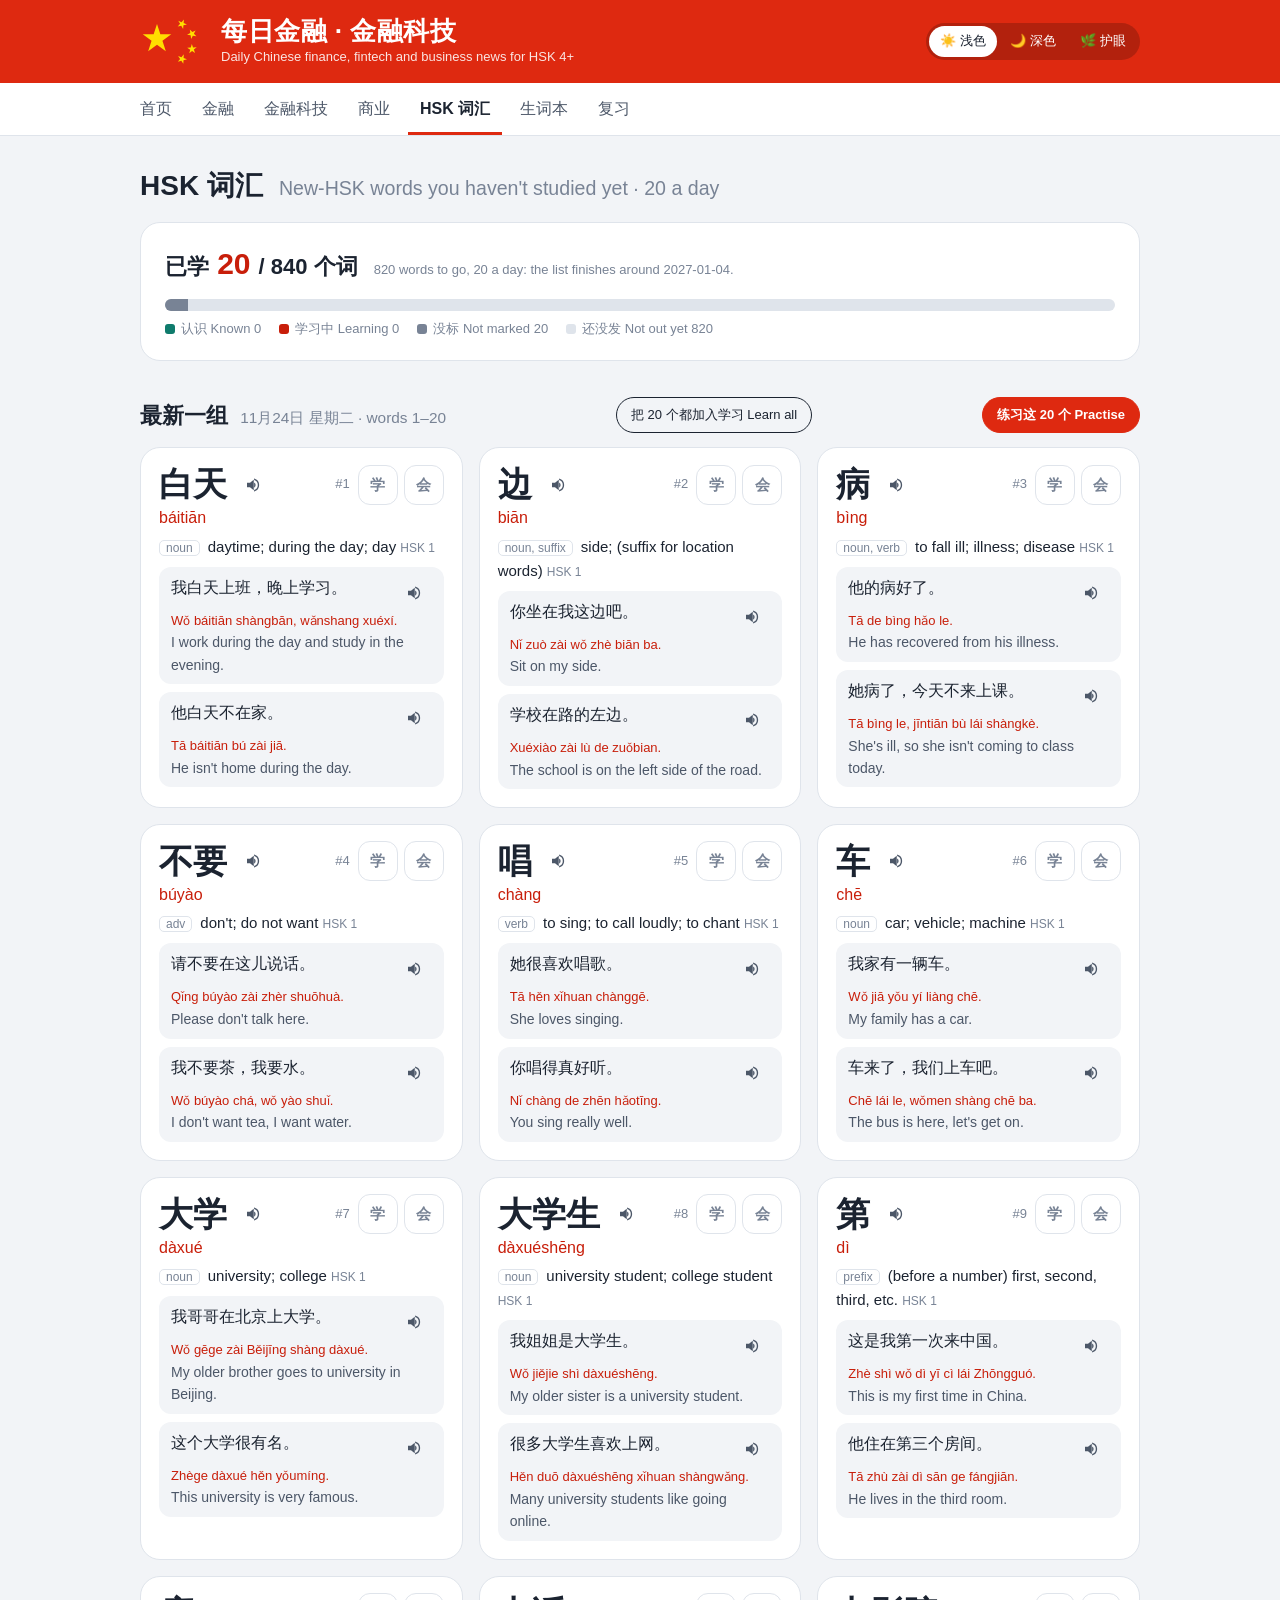
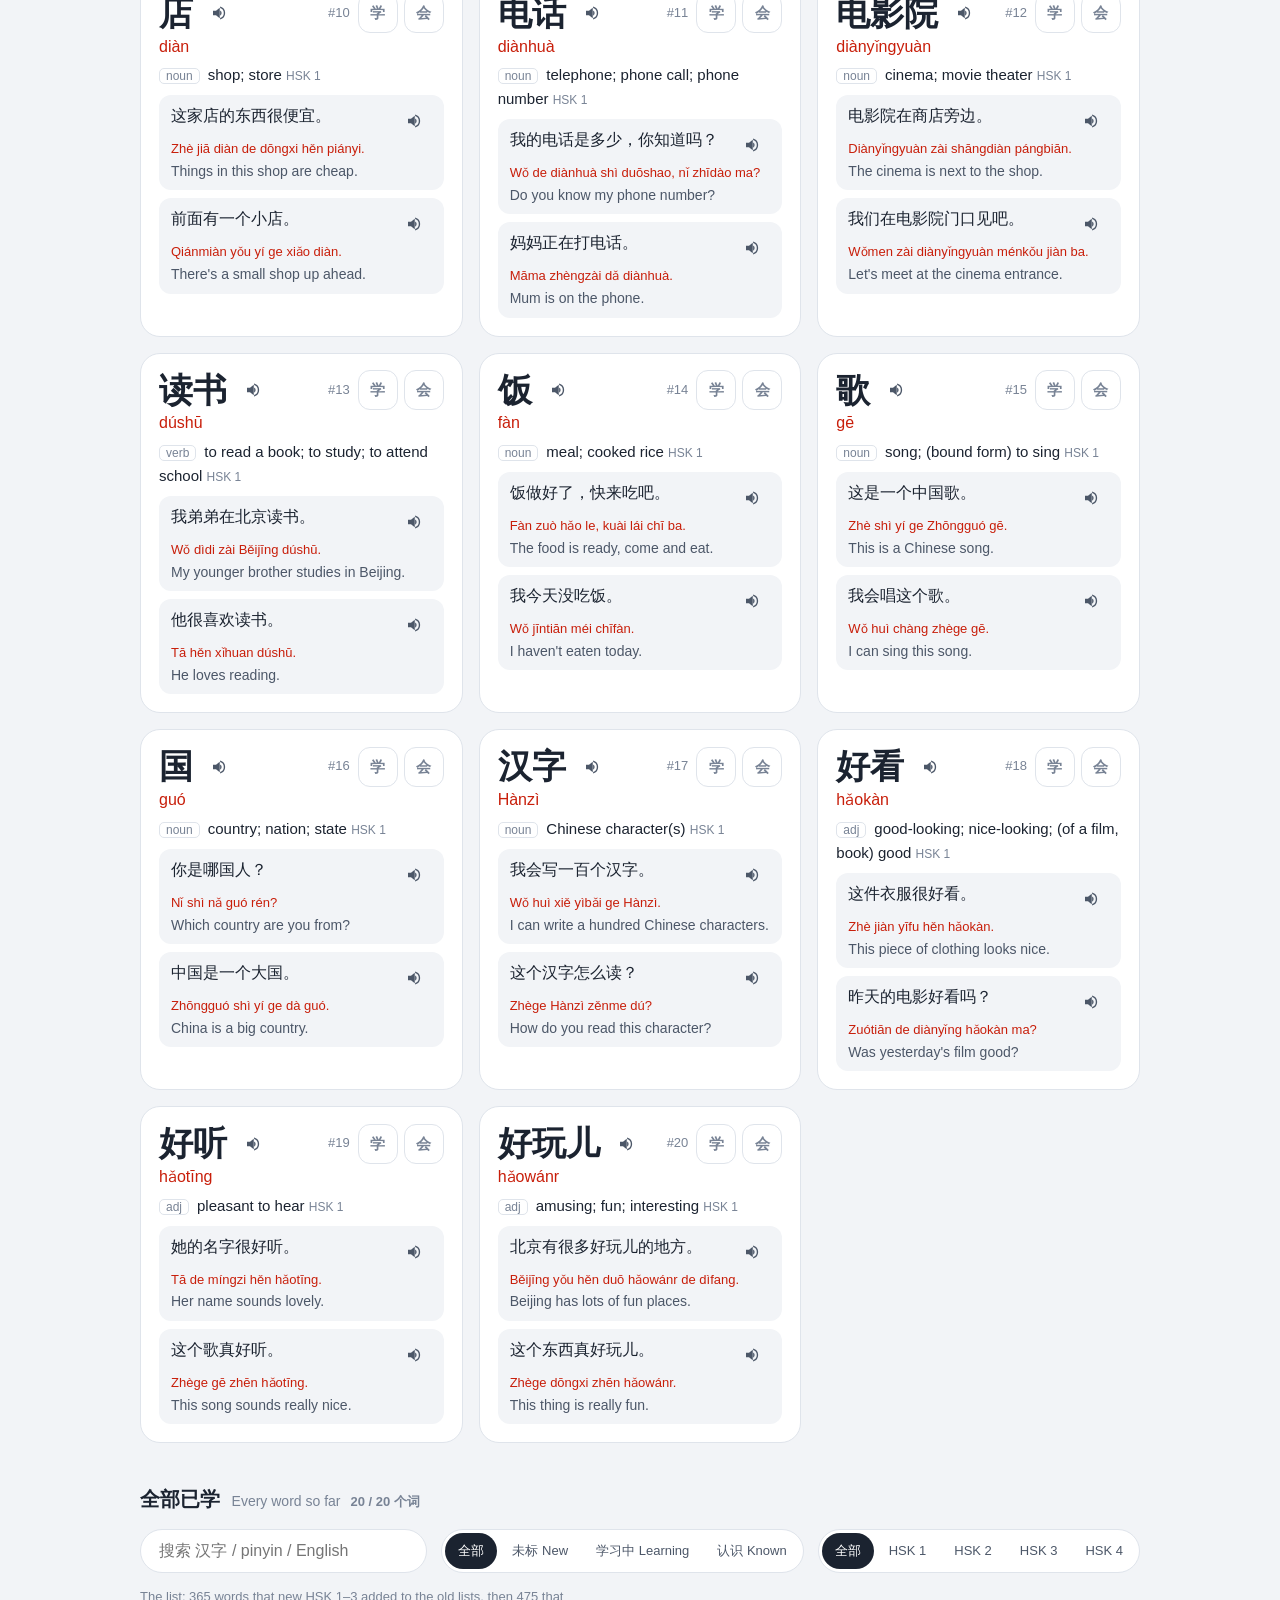
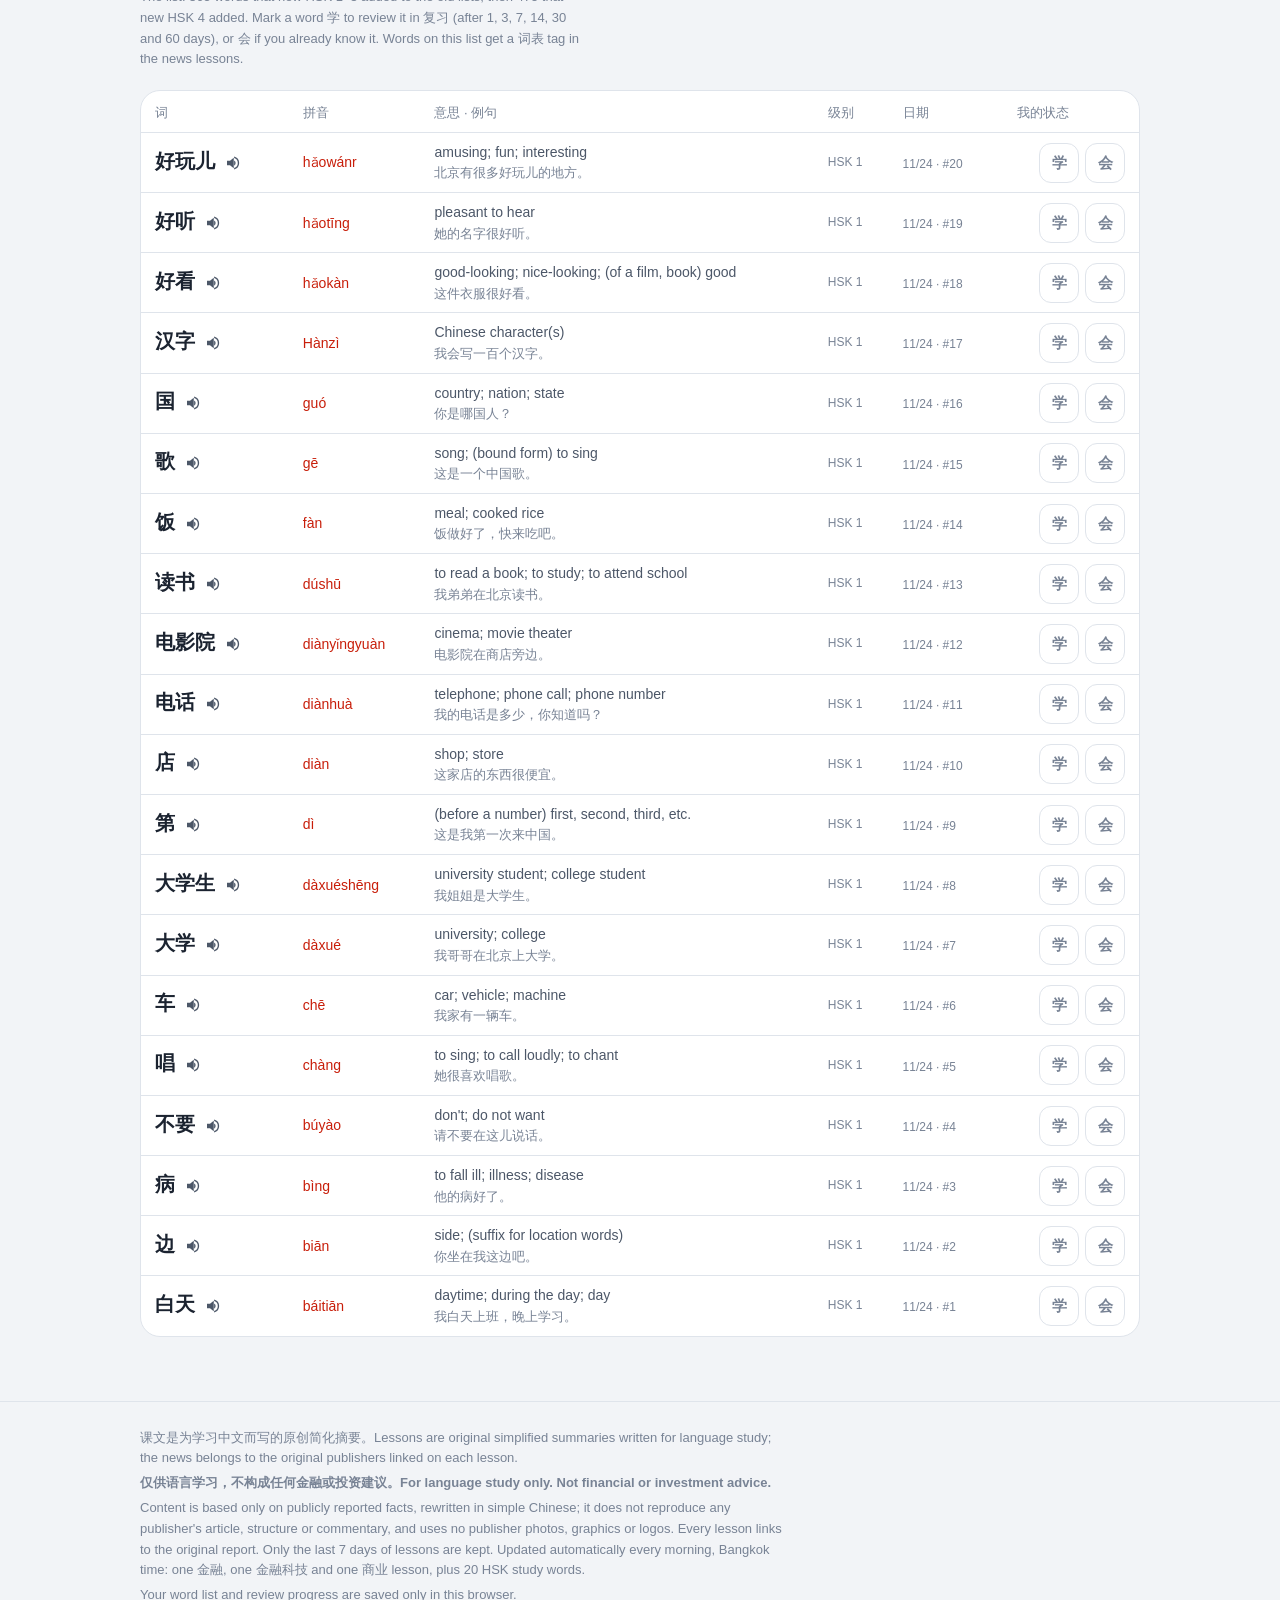
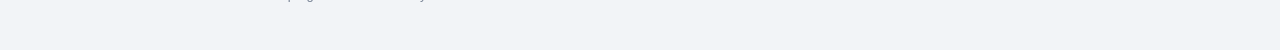
<file: hsk.html>
<!doctype html>
<html lang="zh-CN">
<head>
<meta charset="utf-8">
<meta name="viewport" content="width=device-width, initial-scale=1">
<meta name="robots" content="noindex, nofollow">
<meta http-equiv="Content-Security-Policy" content="default-src 'self'; img-src 'self' data:; media-src 'none'; object-src 'none'; frame-src 'none'; script-src 'self' 'unsafe-inline'; style-src 'self' 'unsafe-inline' https://fonts.googleapis.com; font-src https://fonts.gstatic.com; connect-src 'self'; base-uri 'self'; form-action 'none'">
<meta name="referrer" content="strict-origin-when-cross-origin">
<meta name="theme-color" content="#DE2910">
<title>HSK 词汇 · 每日金融</title>
<meta name="description" content="Daily Chinese finance, fintech &amp; business news, simplified for HSK 4 learners, with vocabulary.">
<link rel="icon" href="data:image/svg+xml,<svg xmlns=%22http://www.w3.org/2000/svg%22 viewBox=%220 0 100 100%22><rect width=%22100%22 height=%22100%22 rx=%2222%22 fill=%22%23DE2910%22/><polygon fill=%22%23FFDE00%22 points=%2250,16 58.5,40.3 84.2,40.9 63.7,56.4 71.2,81.1 50,66.4 28.8,81.1 36.3,56.4 15.8,40.9 41.5,40.3%22/></svg>">
<link rel="preconnect" href="https://fonts.googleapis.com">
<link rel="preconnect" href="https://fonts.gstatic.com" crossorigin>
<link href="https://fonts.googleapis.com/css2?family=Noto+Sans+SC:wght@400;500;700;900&family=Schibsted+Grotesk:wght@400;500;700&display=swap" rel="stylesheet">
<link rel="stylesheet" href="assets/style.css">
<script>try{var t=localStorage.getItem("theme");if(t)document.documentElement.setAttribute("data-theme",t);}catch(e){}</script>
</head>
<body data-page="hsk">
<header class="masthead"><div class="wrap">
  <a class="brand" href="./">
    <svg class="stars" viewBox="0 0 15 11" width="75" height="55" role="img" aria-label="五星红旗 Five-star Red Flag"><g fill="currentColor"><polygon points="5.000,2.000 5.674,4.073 7.853,4.073 6.090,5.354 6.763,7.427 5.000,6.146 3.237,7.427 3.910,5.354 2.147,4.073 4.326,4.073"/><polygon points="9.143,2.514 9.619,1.966 9.246,1.343 9.914,1.628 10.391,1.080 10.328,1.803 10.996,2.088 10.288,2.251 10.224,2.975 9.851,2.352"/><polygon points="11.010,4.141 11.662,3.821 11.560,3.102 12.065,3.624 12.718,3.304 12.378,3.946 12.884,4.467 12.168,4.343 11.829,4.985 11.726,4.266"/><polygon points="11.038,6.725 11.765,6.699 11.964,6.001 12.213,6.683 12.939,6.657 12.367,7.105 12.616,7.787 12.014,7.382 11.442,7.830 11.641,7.131"/><polygon points="9.219,8.375 9.899,8.632 10.353,8.064 10.319,8.790 10.999,9.046 10.298,9.239 10.265,9.964 9.865,9.357 9.165,9.550 9.618,8.982"/></g></svg>
    <span class="brand-text"><span class="brand-name">每日金融 · 金融科技</span><span class="brand-sub">Daily Chinese finance, fintech and business news for HSK 4+</span></span>
  </a>
  <div class="themes" role="group" aria-label="主题 Theme">
    <button type="button" data-theme-set="light" title="浅色 Light">☀️<span>浅色</span></button>
    <button type="button" data-theme-set="dark" title="深色 Dark">🌙<span>深色</span></button>
    <button type="button" data-theme-set="eye" title="护眼 Eye-care">🌿<span>护眼</span></button>
  </div>
</div></header>
<nav class="tabs" aria-label="Sections"><div class="wrap">
  <a href="./" data-c="all">首页</a>
  <a href="./?c=finance" data-c="finance">金融</a>
  <a href="./?c=fintech" data-c="fintech">金融科技</a>
  <a href="./?c=business" data-c="business">商业</a>
  <a href="hsk.html" data-p="hsk">HSK 词汇</a>
  <a href="vocab.html" data-p="vocab">生词本</a>
  <a href="review.html" data-p="review">复习<span id="due" class="badge" hidden></span></a>
</div></nav>
<main class="wrap">
<h1 class="page-title">HSK 词汇 <span class="sub">New-HSK words you haven't studied yet · 20 a day</span></h1>
<section id="hprog" class="hprog" aria-label="Progress"><p class="empty">加载中…</p></section>
<section id="htoday" class="htoday" aria-label="今日新词 Today's words"></section>
<h2 class="section-title">全部已学 <span class="sub">Every word so far</span><span id="hcount" class="meta" style="margin-left:10px"></span></h2>
<div class="vtools">
  <input id="hsearch" class="search" type="search" placeholder="搜索 汉字 / pinyin / English" aria-label="Search words">
  <div class="filters" id="hstatus" role="group" aria-label="Status">
    <button class="on" data-v="all">全部</button><button data-v="new">未标 New</button><button data-v="l">学习中 Learning</button><button data-v="k">认识 Known</button>
  </div>
  <div class="filters" id="hlevel" role="group" aria-label="Level">
    <button class="on" data-v="all">全部</button><button data-v="HSK 1">HSK 1</button><button data-v="HSK 2">HSK 2</button><button data-v="HSK 3">HSK 3</button><button data-v="HSK 4">HSK 4</button>
  </div>
</div>
<p class="vactions"><span class="meta">The list: 365 words that new HSK 1–3 added to the old lists, then 475 that new HSK 4 added. Mark a word 学 to review it in 复习 (after 1, 3, 7, 14, 30 and 60 days), or 会 if you already know it. Words on this list get a 词表 tag in the news lessons.</span></p>
<table class="vtable"><thead><tr><th>词</th><th>拼音</th><th>意思 · 例句</th><th>级别</th><th>日期</th><th>我的状态</th></tr></thead><tbody id="hbody"><tr><td class="empty" colspan="6">加载中…</td></tr></tbody></table>
</main>
<footer><div class="wrap">
  <p>课文是为学习中文而写的原创简化摘要。Lessons are original simplified summaries written for language study; the news belongs to the original publishers linked on each lesson.</p>
  <p><strong>仅供语言学习，不构成任何金融或投资建议。For language study only. Not financial or investment advice.</strong></p>
  <p>Content is based only on publicly reported facts, rewritten in simple Chinese; it does not reproduce any publisher's article, structure or commentary, and uses no publisher photos, graphics or logos. Every lesson links to the original report. Only the last 7 days of lessons are kept. Updated automatically every morning, Bangkok time: one 金融, one 金融科技 and one 商业 lesson, plus 20 HSK study words.</p>
  <p>Your word list and review progress are saved only in this browser.</p>
</div></footer>
<script src="assets/app.js"></script>
</body>
</html>
</file>
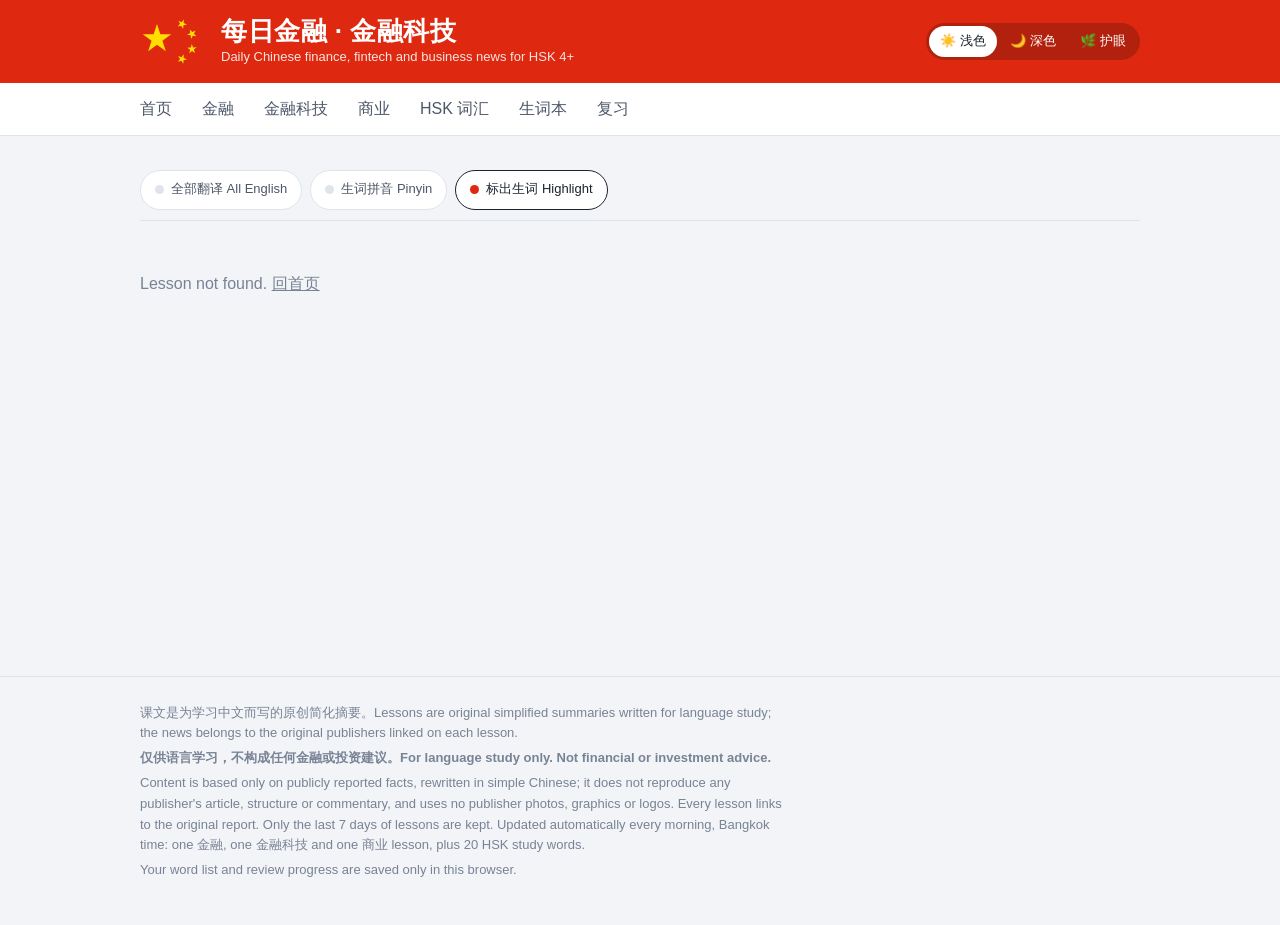
<file: lesson.html>
<!doctype html>
<html lang="zh-CN">
<head>
<meta charset="utf-8">
<meta name="viewport" content="width=device-width, initial-scale=1">
<meta name="robots" content="noindex, nofollow">
<meta http-equiv="Content-Security-Policy" content="default-src 'self'; img-src 'self' data:; media-src 'none'; object-src 'none'; frame-src 'none'; script-src 'self' 'unsafe-inline'; style-src 'self' 'unsafe-inline' https://fonts.googleapis.com; font-src https://fonts.gstatic.com; connect-src 'self'; base-uri 'self'; form-action 'none'">
<meta name="referrer" content="strict-origin-when-cross-origin">
<meta name="theme-color" content="#DE2910">
<title>课文 · 每日金融</title>
<meta name="description" content="Daily Chinese finance, fintech &amp; business news, simplified for HSK 4 learners, with vocabulary.">
<link rel="icon" href="data:image/svg+xml,<svg xmlns=%22http://www.w3.org/2000/svg%22 viewBox=%220 0 100 100%22><rect width=%22100%22 height=%22100%22 rx=%2222%22 fill=%22%23DE2910%22/><polygon fill=%22%23FFDE00%22 points=%2250,16 58.5,40.3 84.2,40.9 63.7,56.4 71.2,81.1 50,66.4 28.8,81.1 36.3,56.4 15.8,40.9 41.5,40.3%22/></svg>">
<link rel="preconnect" href="https://fonts.googleapis.com">
<link rel="preconnect" href="https://fonts.gstatic.com" crossorigin>
<link href="https://fonts.googleapis.com/css2?family=Noto+Sans+SC:wght@400;500;700;900&family=Schibsted+Grotesk:wght@400;500;700&display=swap" rel="stylesheet">
<link rel="stylesheet" href="assets/style.css">
<script>try{var t=localStorage.getItem("theme");if(t)document.documentElement.setAttribute("data-theme",t);}catch(e){}</script>
</head>
<body data-page="lesson">
<header class="masthead"><div class="wrap">
  <a class="brand" href="./">
    <svg class="stars" viewBox="0 0 15 11" width="75" height="55" role="img" aria-label="五星红旗 Five-star Red Flag"><g fill="currentColor"><polygon points="5.000,2.000 5.674,4.073 7.853,4.073 6.090,5.354 6.763,7.427 5.000,6.146 3.237,7.427 3.910,5.354 2.147,4.073 4.326,4.073"/><polygon points="9.143,2.514 9.619,1.966 9.246,1.343 9.914,1.628 10.391,1.080 10.328,1.803 10.996,2.088 10.288,2.251 10.224,2.975 9.851,2.352"/><polygon points="11.010,4.141 11.662,3.821 11.560,3.102 12.065,3.624 12.718,3.304 12.378,3.946 12.884,4.467 12.168,4.343 11.829,4.985 11.726,4.266"/><polygon points="11.038,6.725 11.765,6.699 11.964,6.001 12.213,6.683 12.939,6.657 12.367,7.105 12.616,7.787 12.014,7.382 11.442,7.830 11.641,7.131"/><polygon points="9.219,8.375 9.899,8.632 10.353,8.064 10.319,8.790 10.999,9.046 10.298,9.239 10.265,9.964 9.865,9.357 9.165,9.550 9.618,8.982"/></g></svg>
    <span class="brand-text"><span class="brand-name">每日金融 · 金融科技</span><span class="brand-sub">Daily Chinese finance, fintech and business news for HSK 4+</span></span>
  </a>
  <div class="themes" role="group" aria-label="主题 Theme">
    <button type="button" data-theme-set="light" title="浅色 Light">☀️<span>浅色</span></button>
    <button type="button" data-theme-set="dark" title="深色 Dark">🌙<span>深色</span></button>
    <button type="button" data-theme-set="eye" title="护眼 Eye-care">🌿<span>护眼</span></button>
  </div>
</div></header>
<nav class="tabs" aria-label="Sections"><div class="wrap">
  <a href="./" data-c="all">首页</a>
  <a href="./?c=finance" data-c="finance">金融</a>
  <a href="./?c=fintech" data-c="fintech">金融科技</a>
  <a href="./?c=business" data-c="business">商业</a>
  <a href="hsk.html" data-p="hsk">HSK 词汇</a>
  <a href="vocab.html" data-p="vocab">生词本</a>
  <a href="review.html" data-p="review">复习<span id="due" class="badge" hidden></span></a>
</div></nav>
<main class="wrap">
<div class="toolbar" role="toolbar" aria-label="Display options">
  <div id="player" class="player"></div>
  <button class="toggle" data-toggle="en" data-default="off" aria-pressed="false"><span class="dot"></span>全部翻译 All English</button>
  <button class="toggle" data-toggle="py" data-default="off" aria-pressed="false"><span class="dot"></span>生词拼音 Pinyin</button>
  <button class="toggle" data-toggle="hl" aria-pressed="true"><span class="dot"></span>标出生词 Highlight</button>
</div>
<article id="lesson"><p class="empty">加载中…</p></article>
</main>
<footer><div class="wrap">
  <p>课文是为学习中文而写的原创简化摘要。Lessons are original simplified summaries written for language study; the news belongs to the original publishers linked on each lesson.</p>
  <p><strong>仅供语言学习，不构成任何金融或投资建议。For language study only. Not financial or investment advice.</strong></p>
  <p>Content is based only on publicly reported facts, rewritten in simple Chinese; it does not reproduce any publisher's article, structure or commentary, and uses no publisher photos, graphics or logos. Every lesson links to the original report. Only the last 7 days of lessons are kept. Updated automatically every morning, Bangkok time: one 金融, one 金融科技 and one 商业 lesson, plus 20 HSK study words.</p>
  <p>Your word list and review progress are saved only in this browser.</p>
</div></footer>
<script src="assets/app.js"></script>
</body>
</html>
</file>
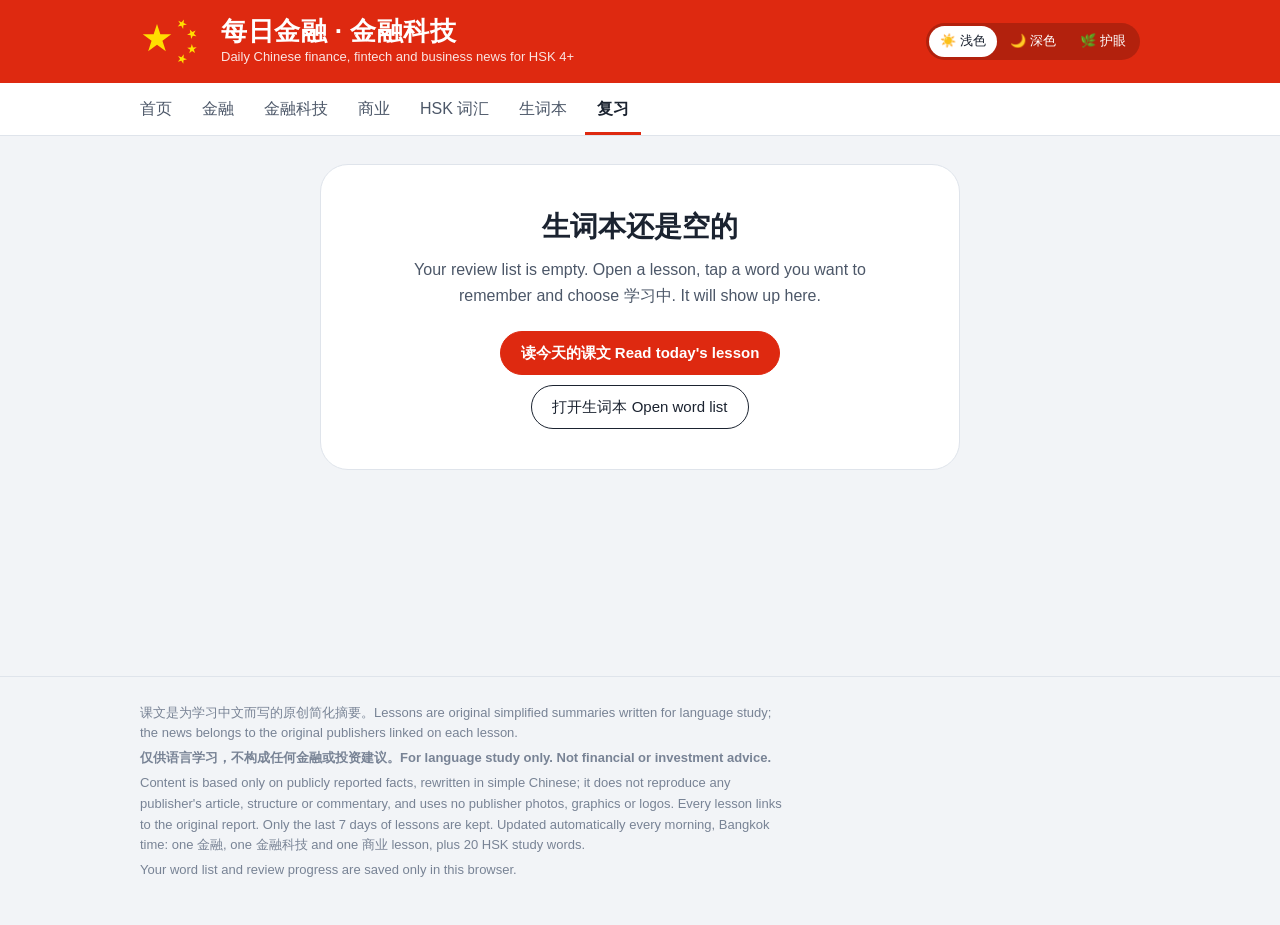
<file: review.html>
<!doctype html>
<html lang="zh-CN">
<head>
<meta charset="utf-8">
<meta name="viewport" content="width=device-width, initial-scale=1">
<meta name="robots" content="noindex, nofollow">
<meta http-equiv="Content-Security-Policy" content="default-src 'self'; img-src 'self' data:; media-src 'none'; object-src 'none'; frame-src 'none'; script-src 'self' 'unsafe-inline'; style-src 'self' 'unsafe-inline' https://fonts.googleapis.com; font-src https://fonts.gstatic.com; connect-src 'self'; base-uri 'self'; form-action 'none'">
<meta name="referrer" content="strict-origin-when-cross-origin">
<meta name="theme-color" content="#DE2910">
<title>复习 · 每日金融</title>
<meta name="description" content="Daily Chinese finance, fintech &amp; business news, simplified for HSK 4 learners, with vocabulary.">
<link rel="icon" href="data:image/svg+xml,<svg xmlns=%22http://www.w3.org/2000/svg%22 viewBox=%220 0 100 100%22><rect width=%22100%22 height=%22100%22 rx=%2222%22 fill=%22%23DE2910%22/><polygon fill=%22%23FFDE00%22 points=%2250,16 58.5,40.3 84.2,40.9 63.7,56.4 71.2,81.1 50,66.4 28.8,81.1 36.3,56.4 15.8,40.9 41.5,40.3%22/></svg>">
<link rel="preconnect" href="https://fonts.googleapis.com">
<link rel="preconnect" href="https://fonts.gstatic.com" crossorigin>
<link href="https://fonts.googleapis.com/css2?family=Noto+Sans+SC:wght@400;500;700;900&family=Schibsted+Grotesk:wght@400;500;700&display=swap" rel="stylesheet">
<link rel="stylesheet" href="assets/style.css">
<script>try{var t=localStorage.getItem("theme");if(t)document.documentElement.setAttribute("data-theme",t);}catch(e){}</script>
</head>
<body data-page="review">
<header class="masthead"><div class="wrap">
  <a class="brand" href="./">
    <svg class="stars" viewBox="0 0 15 11" width="75" height="55" role="img" aria-label="五星红旗 Five-star Red Flag"><g fill="currentColor"><polygon points="5.000,2.000 5.674,4.073 7.853,4.073 6.090,5.354 6.763,7.427 5.000,6.146 3.237,7.427 3.910,5.354 2.147,4.073 4.326,4.073"/><polygon points="9.143,2.514 9.619,1.966 9.246,1.343 9.914,1.628 10.391,1.080 10.328,1.803 10.996,2.088 10.288,2.251 10.224,2.975 9.851,2.352"/><polygon points="11.010,4.141 11.662,3.821 11.560,3.102 12.065,3.624 12.718,3.304 12.378,3.946 12.884,4.467 12.168,4.343 11.829,4.985 11.726,4.266"/><polygon points="11.038,6.725 11.765,6.699 11.964,6.001 12.213,6.683 12.939,6.657 12.367,7.105 12.616,7.787 12.014,7.382 11.442,7.830 11.641,7.131"/><polygon points="9.219,8.375 9.899,8.632 10.353,8.064 10.319,8.790 10.999,9.046 10.298,9.239 10.265,9.964 9.865,9.357 9.165,9.550 9.618,8.982"/></g></svg>
    <span class="brand-text"><span class="brand-name">每日金融 · 金融科技</span><span class="brand-sub">Daily Chinese finance, fintech and business news for HSK 4+</span></span>
  </a>
  <div class="themes" role="group" aria-label="主题 Theme">
    <button type="button" data-theme-set="light" title="浅色 Light">☀️<span>浅色</span></button>
    <button type="button" data-theme-set="dark" title="深色 Dark">🌙<span>深色</span></button>
    <button type="button" data-theme-set="eye" title="护眼 Eye-care">🌿<span>护眼</span></button>
  </div>
</div></header>
<nav class="tabs" aria-label="Sections"><div class="wrap">
  <a href="./" data-c="all">首页</a>
  <a href="./?c=finance" data-c="finance">金融</a>
  <a href="./?c=fintech" data-c="fintech">金融科技</a>
  <a href="./?c=business" data-c="business">商业</a>
  <a href="hsk.html" data-p="hsk">HSK 词汇</a>
  <a href="vocab.html" data-p="vocab">生词本</a>
  <a href="review.html" data-p="review">复习<span id="due" class="badge" hidden></span></a>
</div></nav>
<main class="wrap">
<div id="review" class="review"><p class="empty">加载中…</p></div>
</main>
<footer><div class="wrap">
  <p>课文是为学习中文而写的原创简化摘要。Lessons are original simplified summaries written for language study; the news belongs to the original publishers linked on each lesson.</p>
  <p><strong>仅供语言学习，不构成任何金融或投资建议。For language study only. Not financial or investment advice.</strong></p>
  <p>Content is based only on publicly reported facts, rewritten in simple Chinese; it does not reproduce any publisher's article, structure or commentary, and uses no publisher photos, graphics or logos. Every lesson links to the original report. Only the last 7 days of lessons are kept. Updated automatically every morning, Bangkok time: one 金融, one 金融科技 and one 商业 lesson, plus 20 HSK study words.</p>
  <p>Your word list and review progress are saved only in this browser.</p>
</div></footer>
<script src="assets/app.js"></script>
</body>
</html>
</file>
<file: assets/style.css>
/* 每日金融 · 金融科技
   The masthead is the flag: a red field with the five stars. Star yellow marks new words,
   red marks words being learned, jade marks fintech and words already known. */
:root {
  --flag: #de2910;          /* flag red: masthead, primary actions */
  --star: #ffde00;          /* flag yellow: stars */
  --bg: #f2f4f7;
  --card: #ffffff;
  --ink: #1b2330;
  --ink-2: #4c5768;
  --ink-3: #788395;
  --line: #dfe4eb;
  --red: #c81e0a;           /* red for text and marks on the page */
  --red-soft: #fde9e5;
  --jade: #0f7b6c;
  --jade-soft: #dff2ee;
  --gold: #8a5300;          /* business */
  --gold-soft: #fbeed3;
  --hl: #ffec80;            /* new-word highlighter */
  --on-flag: #ffffff;
  --zh: "Noto Sans SC", "PingFang SC", "Microsoft YaHei", sans-serif;
  --ui: "Schibsted Grotesk", "Noto Sans SC", "PingFang SC", -apple-system, "Segoe UI", sans-serif;
  color-scheme: light;
}
@media (prefers-color-scheme: dark) {
  :root:not([data-theme]) {
    --flag: #c2200b; --bg: #0f1318; --card: #181e26; --ink: #e9edf2; --ink-2: #b3bcc9; --ink-3: #7f8a9a;
    --line: #2b3440; --red: #ff7a66; --red-soft: #3a1b16; --jade: #5fcdb9; --jade-soft: #14332e; --gold: #f0b85a; --gold-soft: #3a2a10; --hl: #6b5a00;
    color-scheme: dark;
  }
}
:root[data-theme="dark"] {
  --flag: #c2200b; --bg: #0f1318; --card: #181e26; --ink: #e9edf2; --ink-2: #b3bcc9; --ink-3: #7f8a9a;
  --line: #2b3440; --red: #ff7a66; --red-soft: #3a1b16; --jade: #5fcdb9; --jade-soft: #14332e; --gold: #f0b85a; --gold-soft: #3a2a10; --hl: #6b5a00;
  color-scheme: dark;
}
:root[data-theme="eye"] {   /* 护眼: soft green paper */
  --flag: #c8321e; --bg: #dfead3; --card: #ecf3e3; --ink: #27301f; --ink-2: #4a5540; --ink-3: #6f7a63;
  --line: #c9d7bb; --red: #b02a14; --red-soft: #f1ddcf; --jade: #1d6b55; --jade-soft: #cfe5d2; --gold: #7a4c00; --gold-soft: #f0e2bf; --hl: #f3e27a;
  color-scheme: light;
}

* { box-sizing: border-box; }
html { -webkit-text-size-adjust: 100%; }
body {
  margin: 0; background: var(--bg); color: var(--ink);
  font-family: var(--ui); font-size: 16px; line-height: 1.6;
}
a { color: inherit; }
button { font: inherit; color: inherit; }
[hidden] { display: none !important; }
:focus-visible { outline: 2px solid var(--ink); outline-offset: 2px; }
.wrap { max-width: 1040px; margin: 0 auto; padding: 0 20px; }
.meta { font-size: 13px; color: var(--ink-3); }
.sub { font-weight: 400; color: var(--ink-3); font-size: .7em; margin-left: 6px; }
.py, .p, .y { font-family: var(--zh); }

/* ---------- masthead: the flag ---------- */
.masthead { background: var(--flag); color: var(--on-flag); }
.masthead .wrap { display: flex; align-items: center; justify-content: space-between; gap: 16px; padding-top: 14px; padding-bottom: 14px; }
.brand { text-decoration: none; display: flex; align-items: center; gap: 14px; min-width: 0; }
.stars { flex: none; color: var(--star); margin-left: -8px; }
.brand-text { display: flex; flex-direction: column; min-width: 0; }
.brand-name { font-family: var(--zh); font-size: 26px; font-weight: 900; letter-spacing: .02em; line-height: 1.2; }
.brand-sub { font-size: 13px; opacity: .88; }
.themes { flex: none; display: inline-flex; gap: 2px; padding: 3px; border-radius: 999px; background: rgba(0, 0, 0, .2); }
.themes button {
  font-size: 13px; border: 0; background: transparent; color: var(--on-flag); cursor: pointer;
  padding: 6px 11px; border-radius: 999px; display: inline-flex; align-items: center; gap: 4px; line-height: 1.4;
}
.themes button[aria-pressed="true"] { background: #fff; color: #1b2330; }
.masthead :focus-visible { outline-color: #fff; }

/* ---------- section tabs ---------- */
.tabs { background: var(--card); border-bottom: 1px solid var(--line); }
.tabs .wrap { display: flex; gap: 6px; overflow-x: auto; scrollbar-width: none; }
.tabs .wrap::-webkit-scrollbar { display: none; }
.tabs a {
  flex: none; text-decoration: none; font-family: var(--zh); font-size: 16px; font-weight: 500; color: var(--ink-2);
  padding: 13px 12px 10px; border-bottom: 3px solid transparent; display: inline-flex; align-items: center; gap: 6px;
}
.tabs a:first-child { margin-left: -12px; }
.tabs a:hover { color: var(--ink); }
.tabs a.on { color: var(--ink); font-weight: 700; border-bottom-color: var(--flag); }
.badge {
  min-width: 20px; height: 20px; padding: 0 6px; border-radius: 999px; background: var(--flag); color: #fff;
  font-family: var(--ui); font-size: 12px; font-weight: 700; display: inline-grid; place-items: center; line-height: 1;
}

main.wrap { padding-top: 28px; padding-bottom: 64px; min-height: 60vh; }

/* ---------- buttons, chips ---------- */
.btn {
  display: inline-flex; align-items: center; justify-content: center; gap: 8px; min-height: 44px; padding: 8px 20px;
  border-radius: 999px; border: 1.5px solid var(--ink); background: transparent; color: var(--ink);
  font-weight: 500; font-size: 15px; text-decoration: none; cursor: pointer; white-space: nowrap;
}
.btn:hover { background: var(--ink); color: var(--card); }
.btn.primary { background: var(--flag); border-color: var(--flag); color: #fff; font-weight: 700; }
.btn.primary:hover { filter: brightness(.92); background: var(--flag); color: #fff; }
.btn.small { min-height: 36px; padding: 4px 14px; font-size: 13px; }
.btn:disabled { opacity: .4; cursor: default; }
.chip {
  display: inline-block; font-family: var(--zh); font-size: 12px; font-weight: 700;
  padding: 2px 8px; border-radius: 6px; background: var(--red-soft); color: var(--red);
}
.chip.fintech { background: var(--jade-soft); color: var(--jade); }
.chip.business { background: var(--gold-soft); color: var(--gold); }
.chip.hsk { background: var(--ink); color: var(--card); font-family: var(--ui); }

/* ---------- home ---------- */
.study {
  background: var(--card); border: 1px solid var(--line); border-radius: 20px; padding: 20px 24px; margin-bottom: 36px;
  display: flex; flex-wrap: wrap; align-items: center; gap: 16px 32px;
}
.study-main { flex: 1 1 260px; }
.study-line { font-family: var(--zh); font-size: 22px; font-weight: 700; margin: 0; line-height: 1.4; }
.study-line b { color: var(--red); font-family: var(--ui); font-size: 30px; font-weight: 700; margin: 0 2px; }
.study .meta { margin: 2px 0 0; }
.study-stats { display: flex; gap: 28px; margin: 0; }
.study-stats dt { font-size: 13px; color: var(--ink-3); }
.study-stats dd { margin: 0; font-size: 24px; font-weight: 700; line-height: 1.2; }

.section-title, .page-title { font-family: var(--zh); font-size: 20px; font-weight: 700; margin: 0 0 14px; }
.page-title { font-size: 28px; font-weight: 900; display: flex; align-items: baseline; flex-wrap: wrap; gap: 4px 10px; }
.page-title .meta { margin-left: auto; font-weight: 400; font-family: var(--ui); }
.today { display: grid; grid-template-columns: repeat(auto-fit, minmax(300px, 1fr)); gap: 20px; margin-bottom: 44px; }
.card {
  display: flex; flex-direction: column; text-decoration: none; background: var(--card); border: 1px solid var(--line);
  border-radius: 20px; padding: 22px 24px; transition: border-color .15s;
}
.card:hover { border-color: var(--ink); }
.card-top { display: flex; align-items: center; gap: 10px; }
.card h3 { font-family: var(--zh); font-size: 25px; font-weight: 900; line-height: 1.4; margin: 12px 0 6px; }
.card .en { color: var(--ink-2); font-size: 15px; margin: 0 0 14px; }
.card .lede { font-family: var(--zh); color: var(--ink-2); font-size: 15px; line-height: 1.8; margin: 0 0 16px;
  display: -webkit-box; -webkit-line-clamp: 3; -webkit-box-orient: vertical; overflow: hidden; }
.card .foot { margin-top: auto; padding-top: 12px; border-top: 1px solid var(--line); display: flex; justify-content: space-between; gap: 14px; }

.list { list-style: none; margin: 0; padding: 0 20px; background: var(--card); border: 1px solid var(--line); border-radius: 20px; }
.list li + li { border-top: 1px solid var(--line); }
.list a { display: grid; grid-template-columns: 48px auto 1fr; gap: 12px; padding: 16px 0; text-decoration: none; align-items: baseline; }
.list a:hover .t { color: var(--red); }
.list .d { font-size: 14px; color: var(--ink-3); font-variant-numeric: tabular-nums; }
.list .t { font-family: var(--zh); font-size: 18px; font-weight: 700; display: block; }
.list .s { display: block; font-size: 14px; color: var(--ink-2); margin-top: 2px; }
.empty { color: var(--ink-3); padding: 24px 0; }

/* ---------- lesson ---------- */
.toolbar {
  position: sticky; top: 0; z-index: 5; background: var(--bg);
  display: flex; gap: 8px; flex-wrap: wrap; padding: 10px 0; border-bottom: 1px solid var(--line); margin: -12px 0 26px;
}
.toggle {
  font-size: 13px; display: inline-flex; align-items: center; gap: 7px; cursor: pointer; min-height: 40px;
  border: 1px solid var(--line); background: var(--card); color: var(--ink-2); padding: 6px 14px; border-radius: 999px;
}
.toggle[aria-pressed="true"] { border-color: var(--ink); color: var(--ink); }
.toggle .dot { width: 9px; height: 9px; border-radius: 50%; background: var(--line); }
.toggle[aria-pressed="true"] .dot { background: var(--flag); }

.article, .lesson-head { max-width: 720px; }
.lesson-head { margin-bottom: 28px; }
.lesson-head h1 { font-family: var(--zh); font-weight: 900; font-size: clamp(28px, 4.6vw, 40px); line-height: 1.45; margin: 12px 0 8px; }
.lesson-head .en { font-size: 17px; color: var(--ink-2); margin: 4px 0 0; }
.orig { font-size: 13px; color: var(--ink-3); margin: 12px 0 0; }
.orig a, .source a { color: var(--ink-2); }

.para { margin-bottom: 26px; }
.para .zh { font-family: var(--zh); font-size: 21px; line-height: 2.15; margin: 0 0 4px; }
.para .en { font-size: 15px; color: var(--ink-2); margin: 6px 0 0; }
/* English stays hidden until asked for, paragraph by paragraph */
.tr .en { display: none; }
.tr.show-en .en, body:not(.hide-en) .tr .en { display: block; }
body:not(.hide-en) .tr-btn { display: none; }
.tr-btn {
  border: 0; background: none; padding: 6px 0; cursor: pointer; font-size: 13px; color: var(--ink-3);
  text-decoration: underline; text-decoration-style: dotted; text-underline-offset: 4px;
}
.tr-btn:hover { color: var(--ink); }

.w { cursor: pointer; border-radius: 4px; }
.w:hover { background: var(--line); }
ruby.v { ruby-position: over; background: var(--hl); padding: 1px 1px; }
ruby.v rt { font-family: var(--zh); font-size: 11px; color: var(--red); letter-spacing: 0; }
body.hide-py ruby.v rt { display: none; }
body.no-hl ruby.v { background: none; }
.w.l { box-shadow: inset 0 -3px 0 var(--red); border-radius: 4px 4px 0 0; }   /* learning */
ruby.w.k { background: none; }                                                /* known: plain text again */
ruby.w.k rt { display: none; }
.w.active, ruby.w.v.active { background: var(--ink); color: var(--card); }
.sent { transition: background .2s; border-radius: 4px; }
.sent.speaking { background: var(--red-soft); box-shadow: 0 0 0 3px var(--red-soft); }

.source { font-size: 14px; color: var(--ink-3); border-top: 1px solid var(--line); padding-top: 14px; margin-top: 8px; }

/* word popup */
.pop {
  position: absolute; z-index: 20; width: 290px; background: var(--card); color: var(--ink);
  border: 1.5px solid var(--ink); border-radius: 16px; padding: 12px 14px 14px; box-shadow: 0 12px 32px rgba(15, 20, 30, .22);
}
.pop-head { display: flex; align-items: center; gap: 8px; }
.pop-head b { font-family: var(--zh); font-size: 24px; font-weight: 900; line-height: 1.2; }
.pop-head .py { color: var(--red); font-size: 15px; }
.pop-x { margin-left: auto; border: 0; background: none; font-size: 22px; line-height: 1; width: 36px; height: 36px; cursor: pointer; color: var(--ink-3); border-radius: 50%; }
.pop-x:hover { background: var(--bg); color: var(--ink); }
.pop-en { margin: 6px 0 12px; font-size: 15px; line-height: 1.45; }
.tag { display: inline-block; font-size: 11px; color: var(--ink-3); border: 1px solid var(--line); border-radius: 5px; padding: 0 5px; white-space: nowrap; vertical-align: 1px; }
.pop-act { display: grid; grid-template-columns: 1fr 1fr; gap: 8px; }
.pop-act button {
  min-height: 44px; border-radius: 12px; border: 1.5px solid var(--line); background: var(--card); cursor: pointer;
  font-size: 14px; font-weight: 500;
}
.pop-act button:hover { border-color: var(--ink); }
.pop-act button[data-s="l"][aria-pressed="true"] { background: var(--flag); border-color: var(--flag); color: #fff; }
.pop-act button[data-s="k"][aria-pressed="true"] { background: var(--jade); border-color: var(--jade); color: var(--card); }
@media (max-width: 600px) {
  .pop { position: fixed; left: 8px !important; right: 8px; top: auto !important; bottom: 8px; width: auto; padding: 16px 16px 18px; }
}

/* listen button */
.say {
  flex: none; display: inline-grid; place-items: center; width: 36px; height: 36px; border-radius: 50%; border: 0;
  background: transparent; color: var(--ink-2); cursor: pointer; vertical-align: middle;
}
.say:hover { background: var(--bg); color: var(--red); }

/* 学 / 会 status buttons */
.st { display: inline-flex; gap: 6px; }
.st button {
  width: 40px; height: 40px; border-radius: 12px; border: 1.5px solid var(--line); background: var(--card); cursor: pointer;
  font-family: var(--zh); font-size: 15px; font-weight: 700; color: var(--ink-3);
}
.st button:hover { border-color: var(--ink); color: var(--ink); }
.st button[data-s="l"][aria-pressed="true"] { background: var(--flag); border-color: var(--flag); color: #fff; }
.st button[data-s="k"][aria-pressed="true"] { background: var(--jade); border-color: var(--jade); color: var(--card); }

/* this lesson's words */
.lv, .featured { margin-top: 48px; }
.lv h2, .featured h2 { font-family: var(--zh); font-size: 22px; font-weight: 900; margin: 0; }
.lv-head { display: flex; flex-wrap: wrap; align-items: center; gap: 8px 16px; margin-bottom: 14px; }
.lv-head .btn { margin-left: auto; }
.lv-list { list-style: none; margin: 0; padding: 0 20px; background: var(--card); border: 1px solid var(--line); border-radius: 20px; }
.lv-list li { display: grid; grid-template-columns: 7.5em 10em 1fr auto auto; gap: 4px 14px; align-items: center; padding: 10px 0; }
.lv-list li + li { border-top: 1px solid var(--line); }
.lv-list .h, .vtable .h { font-family: var(--zh); font-size: 20px; font-weight: 700; }
.lv-list .p, .vtable .p { color: var(--red); font-size: 14px; }
.lv-list .m, .vtable .m { font-size: 14px; color: var(--ink-2); }
.lvl { font-size: 12px; color: var(--ink-3); white-space: nowrap; }
@media (max-width: 700px) {
  .lv-list li { grid-template-columns: 1fr auto; }
  .lv-list .h { grid-column: 1; } .lv-list .p { grid-column: 1; grid-row: 2; }
  .lv-list .m { grid-column: 1; grid-row: 3; } .lv-list .lvl { grid-column: 1; grid-row: 4; }
  .lv-list .st { grid-column: 2; grid-row: 1 / span 3; }
}

.featured h2 { margin-bottom: 14px; }
.featured-grid { display: grid; grid-template-columns: repeat(auto-fit, minmax(300px, 1fr)); gap: 20px; }
.fw { background: var(--card); border: 1px solid var(--line); border-radius: 20px; padding: 20px 22px; }
.fw-head { display: flex; align-items: baseline; flex-wrap: wrap; gap: 4px 10px; }
.fw-head .say { align-self: center; }
.fw .big { font-family: var(--zh); font-size: 36px; font-weight: 900; line-height: 1.2; }
.fw .p { color: var(--red); font-size: 16px; }
.fw .def { margin: 6px 0 8px; font-size: 15px; }
.fw .pos { font-size: 12px; color: var(--ink-3); border: 1px solid var(--line); border-radius: 5px; padding: 0 6px; margin-right: 8px; }
.fw .note { font-family: var(--zh); font-size: 14px; color: var(--ink-2); margin: 0 0 12px; }
.ex { background: var(--bg); border-radius: 12px; padding: 10px 14px; margin: 10px 0 0; }
.ex .z { font-family: var(--zh); font-size: 17px; display: flex; align-items: flex-start; justify-content: space-between; gap: 8px; }
.ex .y { font-size: 13px; color: var(--red); }
.ex .e { font-size: 14px; color: var(--ink-2); }

.pager { display: grid; grid-template-columns: 1fr 1fr; gap: 16px; margin-top: 48px; }
.pager a { text-decoration: none; font-family: var(--zh); font-weight: 700; border: 1px solid var(--line); background: var(--card); border-radius: 16px; padding: 14px 18px; }
.pager a:hover { border-color: var(--ink); }
.pager .meta { display: block; font-family: var(--ui); font-weight: 400; }
.pager .next { text-align: right; grid-column: 2; }
@media (max-width: 600px) { .pager { grid-template-columns: 1fr; } .pager .next { grid-column: 1; } }

/* read-aloud player */
.player { display: flex; align-items: center; gap: 12px; flex: 1 1 100%; }
.player .play {
  flex: none; width: 44px; height: 44px; border-radius: 50%; border: 0; cursor: pointer;
  background: var(--flag); color: #fff; display: grid; place-items: center;
}
.player .play svg { fill: currentColor; }
.player .i-pause { display: none; }
.player.is-playing .i-pause { display: inline; }
.player.is-playing .i-play { display: none; }
.player .seek { flex: 1 1 auto; min-width: 0; accent-color: var(--flag); height: 24px; cursor: pointer; }
.player .ptime { flex: none; font-variant-numeric: tabular-nums; min-width: 52px; text-align: right; }

/* ---------- word list page ---------- */
.vtools { display: flex; flex-wrap: wrap; gap: 10px 14px; align-items: center; margin-bottom: 14px; }
.search {
  font: inherit; flex: 1 1 260px; min-height: 44px; padding: 8px 18px; border-radius: 999px; border: 1px solid var(--line);
  background: var(--card); color: var(--ink);
}
.filters { display: inline-flex; flex-wrap: wrap; gap: 2px; padding: 3px; border-radius: 22px; background: var(--card); border: 1px solid var(--line); }
.filters button {
  font-size: 13px; border: 0; background: transparent; color: var(--ink-2); min-height: 36px;
  padding: 4px 13px; border-radius: 999px; cursor: pointer;
}
.filters button.on { background: var(--ink); color: var(--card); }
.vactions { display: flex; flex-wrap: wrap; align-items: center; gap: 10px 16px; margin: 0 0 20px; }
.vactions .meta { flex: 1 1 320px; max-width: 62ch; }
.vtable { width: 100%; border-collapse: separate; border-spacing: 0; background: var(--card); border: 1px solid var(--line); border-radius: 20px; }
.vtable th { text-align: left; font-family: var(--zh); font-size: 13px; color: var(--ink-3); font-weight: 500; padding: 12px 14px 8px; }
.vtable td { padding: 8px 14px; border-top: 1px solid var(--line); vertical-align: middle; }
.vtable .h { white-space: nowrap; }
.vtable .p { white-space: nowrap; }
.vtable .src a, .vtable .src span { font-size: 12px; color: var(--ink-3); text-decoration: none; margin-right: 8px; white-space: nowrap; }
.vtable .src a { text-decoration: underline; text-decoration-color: var(--line); text-underline-offset: 3px; }
.vtable .src a:hover { color: var(--red); }
.vtable .sta { text-align: right; white-space: nowrap; }
.vtable .empty { text-align: center; }
@media (max-width: 760px) {
  .vtable thead { display: none; }
  .vtable tr { display: grid; grid-template-columns: 1fr auto; gap: 0 10px; padding: 10px 14px; border-top: 1px solid var(--line); }
  .vtable tbody tr:first-child { border-top: 0; }
  .vtable td { border: 0; padding: 1px 0; }
  .vtable td.h, .vtable td.p, .vtable td.m, .vtable td.lvl, .vtable td.src { grid-column: 1; }
  .vtable td.sta { grid-column: 2; grid-row: 1 / span 3; align-self: start; }
}

/* ---------- review: flashcards ---------- */
.review { max-width: 640px; margin: 0 auto; }
.deck-progress { display: flex; align-items: center; gap: 14px; margin-bottom: 16px; }
.deck-progress .bar { flex: 1; height: 6px; border-radius: 999px; background: var(--line); overflow: hidden; }
.deck-progress .bar i { display: block; height: 100%; background: var(--flag); border-radius: 999px; transition: width .25s; }
.deck-card {
  background: var(--card); border: 1px solid var(--line); border-radius: 28px; padding: 32px 28px; min-height: 340px;
  display: flex; flex-direction: column; align-items: center; justify-content: center; text-align: center; gap: 10px;
}
.deck-card p { margin: 0; }
.deck-kind { font-size: 13px; color: var(--ink-3); }
.deck-word, .deck-answer { font-family: var(--zh); font-weight: 900; font-size: clamp(48px, 13vw, 76px); line-height: 1.2; display: flex; align-items: center; gap: 8px; }
.deck-answer { font-size: clamp(36px, 9vw, 52px); }
.deck-sent { font-family: var(--zh); font-size: 18px; line-height: 2; color: var(--ink-2); max-width: 30em; }
.deck-sent.big { font-size: 22px; color: var(--ink); }
.deck-sent mark { background: var(--hl); color: inherit; border-radius: 4px; padding: 1px 2px; }
.deck-sent mark.blank { display: inline-block; min-width: 3.2em; height: 1.5em; vertical-align: middle; border-bottom: 3px solid var(--red); border-radius: 4px 4px 0 0; }
.deck-hint { font-size: 16px; color: var(--ink-2); }
.deck-back { border-top: 1px solid var(--line); margin-top: 10px; padding-top: 16px; width: 100%; display: flex; flex-direction: column; align-items: center; gap: 6px; }
.deck-back .py { color: var(--red); font-size: 20px; }
.deck-en { font-size: 19px; font-weight: 500; }
.deck-ctxen { font-size: 14px; color: var(--ink-3); max-width: 44ch; }
.deck-listen { display: flex; align-items: center; gap: 2px; font-size: 13px; color: var(--ink-3); }
.deck-act { display: grid; grid-template-columns: repeat(3, 1fr); gap: 10px; margin-top: 16px; }
.deck-act .btn { min-height: 56px; border-radius: 16px; white-space: normal; padding: 8px 10px; }
.deck-act .wide { grid-column: 1 / -1; }
.deck-act .again { border-color: var(--line); }
kbd { font-family: var(--ui); font-size: 11px; font-weight: 400; opacity: .7; border: 1px solid currentColor; border-radius: 5px; padding: 0 5px; }
@media (hover: none) { kbd { display: none; } }
.deck-empty { background: var(--card); border: 1px solid var(--line); border-radius: 28px; padding: 40px 28px; text-align: center; }
.deck-empty h1 { font-family: var(--zh); font-weight: 900; font-size: 28px; margin: 0 0 8px; }
.deck-empty p { color: var(--ink-2); max-width: 52ch; margin: 0 auto; }
.deck-links { display: flex; flex-wrap: wrap; justify-content: center; gap: 10px; margin-top: 22px !important; }

/* ---------- HSK 词汇 ---------- */
.hskstrip { margin: -20px 0 36px; }
.hskstrip a { display: flex; flex-wrap: wrap; align-items: center; gap: 6px 12px; text-decoration: none; color: var(--ink);
  background: var(--card); border: 1px solid var(--line); border-radius: 16px; padding: 12px 18px; }
.hskstrip a:hover { border-color: var(--ink); }
.hs-t { font-family: var(--zh); font-weight: 700; }
.hskstrip .meta { margin-left: auto; }
.hprog { background: var(--card); border: 1px solid var(--line); border-radius: 20px; padding: 20px 24px; margin-bottom: 36px; }
.hp-top { display: flex; flex-wrap: wrap; align-items: baseline; gap: 4px 16px; }
.hp-top .meta { margin: 0; }
.hbar { display: flex; height: 12px; border-radius: 999px; background: var(--line); overflow: hidden; margin: 14px 0 8px; }
.hbar i, .hlegend i { display: inline-block; height: 100%; }
.hbar .k, .hlegend .k { background: var(--jade); }
.hbar .l, .hlegend .l { background: var(--red); }
.hbar .o, .hlegend .o { background: var(--ink-3); }
.hlegend { display: flex; flex-wrap: wrap; gap: 4px 18px; margin: 0; }
.hlegend i { width: 10px; height: 10px; border-radius: 3px; margin-right: 6px; vertical-align: -1px; background: var(--line); }
.htoday { margin-bottom: 40px; }
.htoday h2 { font-family: var(--zh); font-size: 22px; font-weight: 900; margin: 0; }
.htoday .lv-head .btn:first-of-type { margin-left: auto; }
.hgrid { display: grid; grid-template-columns: repeat(auto-fill, minmax(280px, 1fr)); gap: 16px; }
.hcard { background: var(--card); border: 1px solid var(--line); border-radius: 20px; padding: 16px 18px 18px; }
.hc-head { display: flex; align-items: center; gap: 4px 8px; }
.hc-head .big { font-family: var(--zh); font-size: 34px; font-weight: 900; line-height: 1.2; }
.hc-n { margin-left: auto; }
.hc-py { color: var(--red); font-family: var(--zh); font-size: 16px; margin: 0; }
.hcard .def { margin: 4px 0 6px; font-size: 15px; }
.hcard .pos { font-size: 12px; color: var(--ink-3); border: 1px solid var(--line); border-radius: 5px; padding: 0 6px; margin-right: 8px; }
.lvl { font-size: 12px; color: var(--ink-3); white-space: nowrap; }
.hcard .ex { margin-top: 8px; padding: 8px 12px; }
.hcard .ex .z { font-size: 16px; }
.hex { display: block; font-family: var(--zh); font-size: 13px; color: var(--ink-3); }
.hsktag { font-family: var(--ui); font-size: 11px; font-weight: 700; color: var(--card); background: var(--ink); border-radius: 5px; padding: 1px 6px; text-decoration: none; vertical-align: 3px; }

/* ---------- footer ---------- */
footer { border-top: 1px solid var(--line); padding: 22px 0 40px; font-size: 13px; color: var(--ink-3); }
footer p { margin: 4px 0; max-width: 90ch; }

@media (max-width: 600px) {
  .wrap { padding: 0 16px; }
  .themes button span { display: none; }
  .themes button { padding: 6px 8px; }
  .brand-name { font-size: 18px; white-space: nowrap; }
  .brand { gap: 8px; }
  .brand-sub { font-size: 12px; }
  .stars { width: 48px; height: 35px; }
  .para .zh { font-size: 20px; }
  .deck-act { grid-template-columns: 1fr 1fr; }
  .deck-act .btn[data-g="known"] { grid-column: 1 / -1; min-height: 44px; }
}
@media (prefers-reduced-motion: reduce) { * { transition: none !important; scroll-behavior: auto !important; } }
</file>
